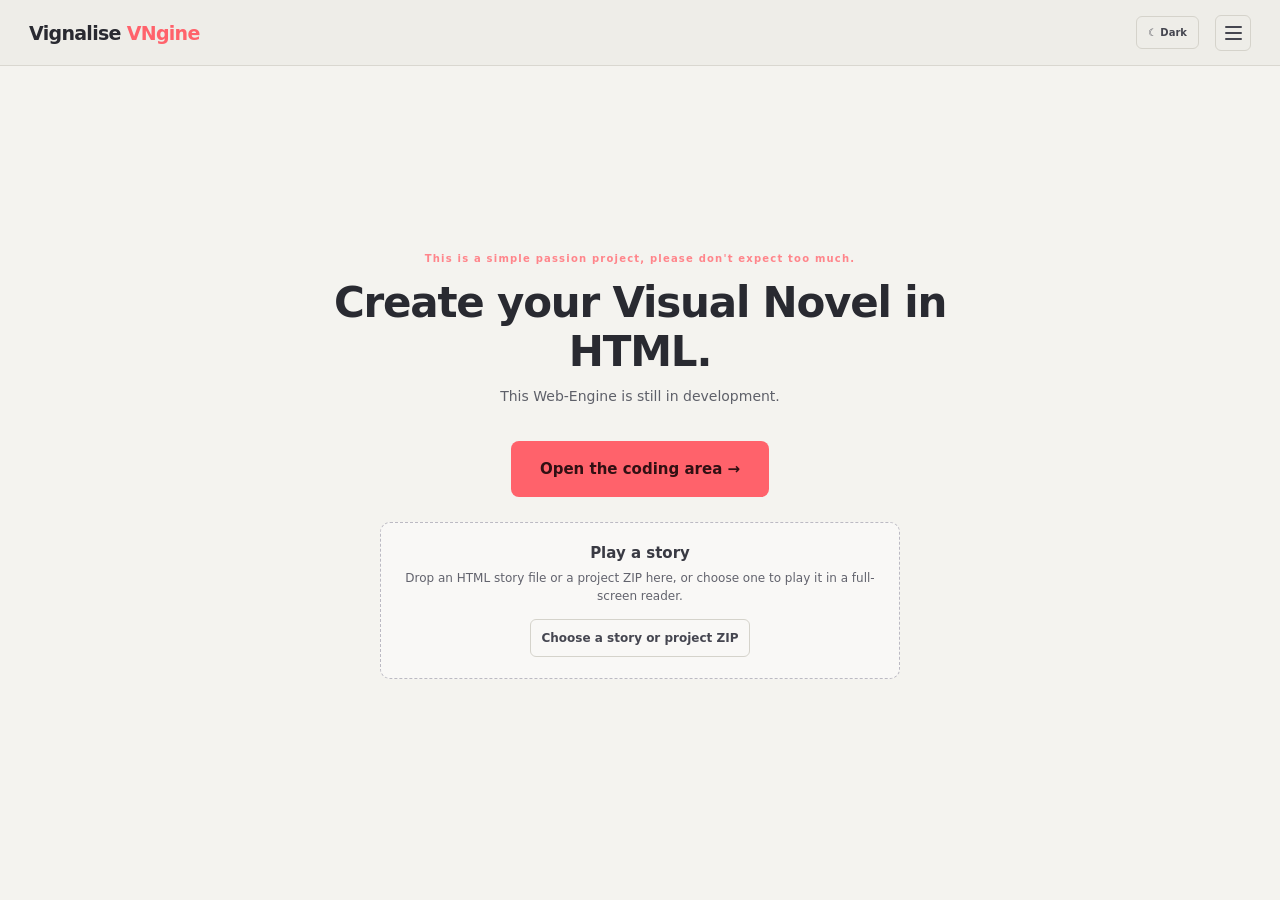
<file: index.html>
<!doctype html>
<html lang="en">
  <head>
    <meta charset="utf-8">
    <meta name="viewport" content="width=device-width, initial-scale=1">
    <meta name="theme-color" content="#11131b">
    <title>Vignalise VNgine — HTML visual novel engine</title>
    <link rel="stylesheet" href="style.css">
    <script src="theme.js" defer></script>
    <script src="home-menu.js" defer></script>
    <script src="play-story.js" defer></script>
  </head>
  <body class="guide-page home-page">
    <header class="topbar">
      <a class="brand" href="index.html" aria-label="Vignalise VNgine home"><span class="brand-name">Vignalise <span class="brand-engine">VNgine</span></span></a>
      <nav class="top-actions" aria-label="Main navigation">
        <button class="button button-quiet theme-toggle" id="theme-toggle" type="button" aria-label="Switch to light mode" aria-pressed="false">☀ Light</button>
        <button class="top-menu-toggle" id="home-menu-toggle" type="button" aria-label="Open menu" aria-expanded="false" aria-controls="home-menu-items">
          <span></span><span></span><span></span>
        </button>
        <div class="top-menu-items" id="home-menu-items">
          <a class="button button-quiet menu-guide-link" href="guide.html">HTML guide</a>
          <a class="button button-quiet menu-roadmap-link" href="roadmap.html">Roadmap</a>
        </div>
        <a class="button button-quiet home-mobile-guide" href="guide.html">HTML guide</a>
      </nav>
    </header>

    <main class="guide-main home-main">
      <section class="guide-hero home-hero">
        <span class="guide-eyebrow">This is a simple passion project, please don't expect too much.</span>
        <h1>Create your Visual Novel in HTML.</h1>
        <p>This Web-Engine is still in development.</p>
        <div class="guide-actions">
          <a class="button button-primary guide-link home-cta" href="editor.html">Open the coding area →</a>
        </div>
        <section class="story-drop-area" id="story-drop-area" aria-labelledby="story-drop-title">
          <h2 id="story-drop-title">Play a story</h2>
          <p>Drop an HTML story file or a project ZIP here, or choose one to play it in a full-screen reader.</p>
          <button class="button button-quiet" id="choose-story-button" type="button">Choose a story or project ZIP</button>
          <input id="story-file-input" class="sr-only" type="file" accept=".html,.htm,.zip,text/html,application/zip,application/x-zip-compressed">
          <p class="story-drop-status" id="story-drop-status" role="status" aria-live="polite"></p>
        </section>
      </section>
    </main>
  </body>
</html>
</file>
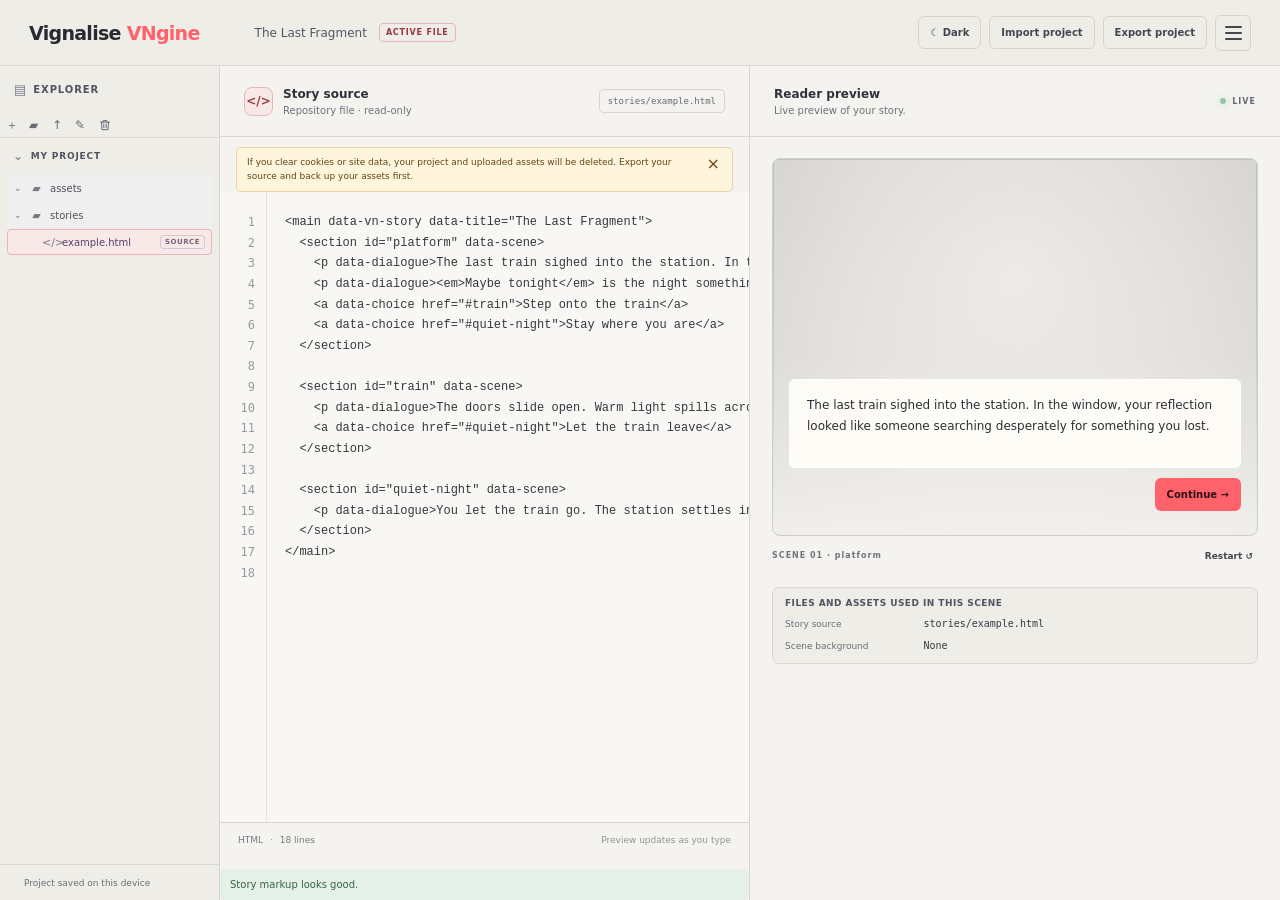
<file: editor.html>
<!doctype html>
<html lang="en">
  <head>
    <meta charset="utf-8">
    <meta name="viewport" content="width=device-width, initial-scale=1">
    <meta name="theme-color" content="#11131b">
    <title>Story editor — Vignalise VNgine</title>
    <link rel="stylesheet" href="style.css">
    <script src="theme.js" defer></script>
    <script src="library-revision.js" defer></script>
    <script src="library-data.js" defer></script>
    <script src="engine.js" defer></script>
  </head>
  <body>
    <header class="topbar">
      <a class="brand" href="index.html" aria-label="Vignalise VNgine home"><span class="brand-name">Vignalise <span class="brand-engine">VNgine</span></span></a>
      <div class="project-name"><span id="project-label">The Last Train</span><span class="active-file-indicator">ACTIVE FILE</span></div>
      <div class="top-actions">
        <button class="top-menu-toggle" id="top-menu-toggle" type="button" aria-label="Open menu" aria-expanded="false" aria-controls="top-menu-items">
          <span></span><span></span><span></span>
        </button>
        <div class="top-menu-items" id="top-menu-items">
          <button class="button button-quiet theme-toggle" id="theme-toggle" type="button" aria-label="Switch to light mode" aria-pressed="false">☀ Light</button>
          <button class="button button-quiet" id="open-button" type="button" title="Import a complete project archive">Import project</button>
          <button class="button button-quiet" id="export-source-button" type="button" title="Export the complete project archive">Export project</button>
          <a class="button button-quiet menu-guide-link" href="guide.html">HTML guide</a>
          <a class="button button-quiet menu-roadmap-link" href="roadmap.html">Roadmap</a>
        </div>
        <input id="open-file" class="sr-only" type="file" accept=".zip,application/zip,application/x-zip-compressed">
      </div>
    </header>

    <main class="workspace">
      <aside class="explorer-panel" aria-label="Project explorer">
        <header class="explorer-header">
          <div class="explorer-heading"><span class="explorer-heading-icon" aria-hidden="true">▤</span><h1>Explorer</h1></div>
          <button class="explorer-collapse-toggle" id="explorer-collapse-toggle" type="button" aria-expanded="true" aria-controls="explorer-content" aria-label="Collapse project explorer">−</button>
        </header>
        <div class="explorer-content" id="explorer-content">
          <div class="explorer-actions" aria-label="Project file actions">
            <button class="explorer-action" id="new-file-button" type="button" title="New HTML file" aria-label="New HTML file">＋</button>
            <button class="explorer-action" id="new-folder-button" type="button" title="New folder" aria-label="New folder">▰</button>
            <button class="explorer-action" id="upload-asset-button" type="button" title="Upload image asset" aria-label="Upload image asset">↑</button>
            <button class="explorer-action" id="rename-entry-button" type="button" title="Rename selected item" aria-label="Rename selected item">✎</button>
            <button class="explorer-action" id="delete-entry-button" type="button" title="Delete selected item" aria-label="Delete selected item">
              <svg class="delete-icon" viewBox="0 0 24 24" aria-hidden="true" focusable="false">
                <path d="M4.5 7h15m-13.5 0 .8 13h10.4L18 7M9 7V4.5h6V7m-5 3.5v6m4-6v6"/>
              </svg>
            </button>
          </div>
          <input id="asset-file-input" class="sr-only" type="file" accept="image/*" multiple>
          <div class="project-root"><span aria-hidden="true">⌄</span><span id="explorer-project-name">MY PROJECT</span></div>
          <div class="explorer-entry-form" id="explorer-entry-form" hidden>
            <label class="sr-only" for="entry-name">New file or folder name</label>
            <input id="entry-name" type="text" autocomplete="off" maxlength="100">
            <button id="entry-save-button" type="button">Add</button>
            <button id="entry-cancel-button" type="button" aria-label="Cancel">×</button>
          </div>
          <nav class="file-tree" id="file-tree" aria-label="Project files"></nav>
          <section class="asset-details" id="asset-details" aria-label="Selected asset" hidden>
            <span class="asset-details-title">IMAGE ASSET ID</span>
            <code id="selected-asset-id"></code>
            <button class="asset-copy-button" id="copy-asset-id" type="button">Copy ID</button>
            <span class="asset-usage">Use it in HTML: <code>data-background="asset:ID"</code></span>
            <img class="asset-preview" id="asset-preview" alt="" hidden>
            <span class="asset-preview-error" id="asset-preview-error" role="status" hidden>Preview unavailable.</span>
          </section>
          <footer class="explorer-footer"><span class="status-dot" aria-hidden="true"></span><span>Project saved on this device</span></footer>
        </div>
      </aside>

      <section class="editor-panel" aria-label="HTML story editor">
        <header class="panel-header">
          <div class="panel-title"><span class="panel-icon code-icon">&lt;/&gt;</span><div><h1>Story source</h1><p id="editor-mode-label">Changes are saved automatically in this browser.</p></div></div>
          <span class="file-label"><span id="active-file-label">No story selected</span></span>
        </header>
        <aside class="storage-warning" id="storage-warning" role="status">
          <span>If you clear cookies or site data, your project and uploaded assets will be deleted. Export your source and back up your assets first.</span>
          <button type="button" aria-label="Dismiss storage reminder">×</button>
        </aside>
        <div class="editor-wrap">
          <div class="line-numbers" id="line-numbers" aria-hidden="true">1</div>
          <label class="sr-only" for="source-editor">HTML story source</label>
          <textarea id="source-editor" spellcheck="false" autocapitalize="off" autocomplete="off" autocorrect="off" aria-describedby="editor-help"></textarea>
        </div>
        <div class="editor-footer">
          <span id="editor-help">HTML <span class="footer-divider">·</span> <span id="line-count">1</span> lines</span>
          <span class="shortcut-hint">Preview updates as you type</span>
        </div>
        <div class="diagnostics" id="diagnostics" role="status" aria-live="polite"></div>
      </section>

      <section class="reader-panel" aria-label="Live story preview">
        <header class="panel-header reader-header">
          <div class="panel-title"><div><h2>Reader preview</h2><p>Live preview of your story.</p></div></div>
          <div class="reader-header-actions">
            <span class="preview-badge"><span></span> LIVE</span>
            <button class="reader-collapse-toggle" id="reader-collapse-toggle" type="button" aria-expanded="true" aria-controls="reader-area" aria-label="Collapse reader preview">−</button>
          </div>
        </header>
        <div class="reader-area" id="reader-area">
          <div class="novel-stage" id="novel-stage">
            <img class="stage-background" id="stage-background" alt="">
            <div class="stage-wash"></div>
            <div class="novel-content" id="novel-content" aria-live="polite"></div>
          </div>
          <div class="reader-controls">
            <span class="scene-progress" id="scene-progress">SCENE 01</span>
            <button class="button button-quiet reader-restart" id="restart-button" type="button">Restart ↺</button>
          </div>
          <section class="active-resources" aria-labelledby="active-resources-title">
            <h3 id="active-resources-title">Files and assets used in this scene</h3>
            <ul id="active-resource-list" aria-live="polite"></ul>
          </section>
        </div>
      </section>
    </main>
  </body>
</html>
</file>
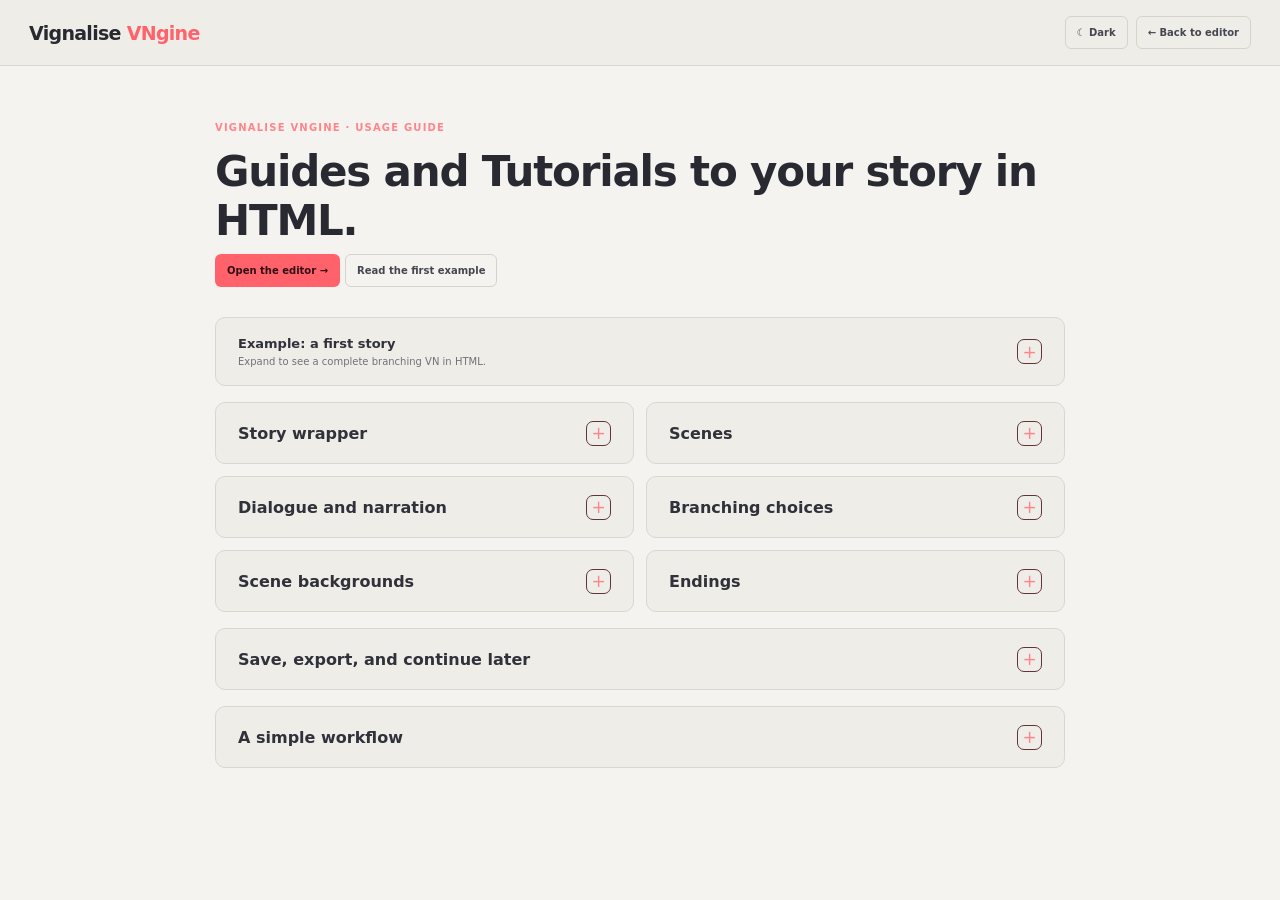
<file: guide.html>
<!doctype html>
<html lang="en">
  <head>
    <meta charset="utf-8">
    <meta name="viewport" content="width=device-width, initial-scale=1">
    <meta name="theme-color" content="#11131b">
    <title>HTML guide — Vignalise VNgine</title>
    <link rel="stylesheet" href="style.css">
    <script src="theme.js" defer></script>
    <script src="guide-folders.js" defer></script>
  </head>
  <body class="guide-page">
    <header class="topbar">
      <a class="brand" href="index.html" aria-label="Vignalise VNgine home"><span class="brand-name">Vignalise <span class="brand-engine">VNgine</span></span></a>
      <nav class="top-actions" aria-label="Guide navigation">
        <button class="button button-quiet theme-toggle" id="theme-toggle" type="button" aria-label="Switch to light mode" aria-pressed="false">☀ Light</button>
        <a class="button button-quiet" href="editor.html">← Back to editor</a>
      </nav>
    </header>

    <main class="guide-main">
      <header class="guide-hero">
        <span class="guide-eyebrow">VIGNALISE VNGINE · USAGE GUIDE</span>
        <h1>Guides and Tutorials to your story in HTML.</h1>
          <a class="button button-primary guide-link" href="editor.html">Open the editor →</a>
          <a class="button button-quiet guide-link" href="#quick-start">Read the first example</a>
        </div>
      </header>

      <details class="guide-card guide-example" id="quick-start">
        <summary class="guide-example-summary">
          <span>
            <strong>Example: a first story</strong>
            <small>Expand to see a complete branching VN in HTML.</small>
          </span>
          <span class="guide-example-icon" aria-hidden="true">+</span>
        </summary>
        <div class="guide-example-content">
          <p>Each scene is a regular HTML <code>&lt;section&gt;</code>, each dialogue line is a <code>&lt;p&gt;</code>, and choices are links.</p>
          <pre class="guide-code"><code>&lt;main data-vn-story data-title="A Small Beginning"&gt;
  &lt;section id="start" data-scene&gt;
    &lt;p data-character="Mira" data-dialogue&gt;
      The rain has finally stopped.
    &lt;/p&gt;
    &lt;p data-character="You" data-dialogue&gt;
      &lt;em&gt;For now.&lt;/em&gt;
    &lt;/p&gt;
    &lt;a data-choice href="#home"&gt;Walk home&lt;/a&gt;
    &lt;a data-choice href="#cafe"&gt;Find the open cafe&lt;/a&gt;
  &lt;/section&gt;

  &lt;section id="home" data-scene&gt;
    &lt;p data-character="Mira" data-dialogue&gt;
      The lights in your apartment are still on.
    &lt;/p&gt;
  &lt;/section&gt;

  &lt;section id="cafe" data-scene&gt;
    &lt;p data-character="Barista" data-dialogue&gt;
      We were just about to close. Come in.
    &lt;/p&gt;
  &lt;/section&gt;
&lt;/main&gt;</code></pre>
          <p>Use the exact scene <code>id</code> in a choice’s <code>href</code>, preceded by <code>#</code>. For example, <code>href="#cafe"</code> goes to the scene with <code>id="cafe"</code>.</p>
        </div>
      </details>

      <div class="guide-grid">
        <div class="guide-row">
        <button class="guide-folder-toggle" type="button" aria-expanded="false" aria-controls="story-wrapper-panel"><span class="guide-folder-title" id="story-wrapper">Story wrapper</span><span class="guide-example-icon" aria-hidden="true">+</span></button>
          <div class="guide-card-content guide-row-content" id="story-wrapper-panel" role="region" aria-labelledby="story-wrapper" hidden>
          <p>Put the story inside one element marked <code>data-vn-story</code>. A <code>data-title</code> gives your project its name.</p>
          <pre class="guide-code"><code>&lt;main data-vn-story data-title="My story"&gt;
  ...
&lt;/main&gt;</code></pre>
          <p>The story must contain at least one scene.</p>
          </div>

        <button class="guide-folder-toggle" type="button" aria-expanded="false" aria-controls="scenes-panel"><span class="guide-folder-title" id="scenes">Scenes</span><span class="guide-example-icon" aria-hidden="true">+</span></button>
          <div class="guide-card-content guide-row-content" id="scenes-panel" role="region" aria-labelledby="scenes" hidden>
          <p>Make each scene a direct child of the story wrapper. Give every scene a unique ID so choices can link to it.</p>
          <pre class="guide-code"><code>&lt;section id="station" data-scene&gt;
  ...
&lt;/section&gt;</code></pre>
          <p>Scene IDs should be simple and unique, such as <code>station</code>, <code>chapter-2</code>, or <code>endingA</code>.</p>
          </div>
        </div>

        <div class="guide-row">
        <button class="guide-folder-toggle" type="button" aria-expanded="false" aria-controls="dialogue-panel"><span class="guide-folder-title" id="dialogue">Dialogue and narration</span><span class="guide-example-icon" aria-hidden="true">+</span></button>
          <div class="guide-card-content guide-row-content" id="dialogue-panel" role="region" aria-labelledby="dialogue" hidden>
          <p>Each direct-child paragraph marked <code>data-dialogue</code> is one step. The reader clicks Continue to move to the next line.</p>
          <pre class="guide-code"><code>&lt;p data-character="Mira" data-dialogue&gt;
  I thought you had left.
&lt;/p&gt;
&lt;p data-dialogue&gt;
  The station clock ticks above you.
&lt;/p&gt;</code></pre>
<p><code>data-character</code> is optional; leave it off for narration. Basic inline formatting such as <code>&lt;em&gt;</code>, <code>&lt;strong&gt;</code>, <code>&lt;br&gt;</code>, and <code>&lt;span&gt;</code> is supported inside dialogue.</p>
</div>

        <button class="guide-folder-toggle" type="button" aria-expanded="false" aria-controls="choices-panel"><span class="guide-folder-title" id="choices">Branching choices</span><span class="guide-example-icon" aria-hidden="true">+</span></button>
<div class="guide-card-content guide-row-content" id="choices-panel" role="region" aria-labelledby="choices" hidden>
          <p>Put choice links directly inside their scene. Choices appear after that scene’s dialogue has been read.</p>
          <pre class="guide-code"><code>&lt;a data-choice href="#market"&gt;
  Follow the music
&lt;/a&gt;
&lt;a data-choice href="#bridge"&gt;
  Take the quiet road
&lt;/a&gt;</code></pre>
          <p>Every choice must point to a scene ID. Use <code>#scene-id</code> for a scene in the same file, or use a project-relative HTML path plus the scene ID to continue in another file. The path is relative to the HTML file containing the choice.</p>
          <p>For example, if <code>chapter-one.html</code> is in <code>stories/</code> and the ending file is <code>stories/endings/reunion.html</code>, link to the ending like this:</p>
          <pre class="guide-code"><code>&lt;!-- stories/chapter-one.html --&gt;
&lt;a data-choice href="endings/reunion.html#reunion"&gt;
  Choose the reunion ending
&lt;/a&gt;

&lt;!-- stories/endings/reunion.html --&gt;
&lt;section id="reunion" data-scene&gt;
  &lt;p data-dialogue&gt;You find each other again.&lt;/p&gt;
&lt;/section&gt;</code></pre>
          <p>Keep linked stories inside the project and make sure the target file and scene ID exist. The editor preview follows links to stories available in the Explorer. For standalone playback of cross-file branches, export the project and drop or choose the complete ZIP on the home page; selecting just one HTML file cannot load its linked files.</p>
          </div>
        </div>

        <div class="guide-row">
        <button class="guide-folder-toggle" type="button" aria-expanded="false" aria-controls="backgrounds-panel"><span class="guide-folder-title" id="backgrounds">Scene backgrounds</span><span class="guide-example-icon" aria-hidden="true">+</span></button>
          <div class="guide-card-content guide-row-content" id="backgrounds-panel" role="region" aria-labelledby="backgrounds" hidden>
          <p>Add <code>data-background</code> to a scene to show an image behind its dialogue. Use an image URL the browser can access.</p>
          <pre class="guide-code"><code>&lt;section id="garden" data-scene
  data-background="https://example.com/garden.jpg"&gt;
  ...
&lt;/section&gt;</code></pre>
<p>Use <code>https://</code> or <code>http://</code> for a web image, or use an uploaded project image ID as described above. Project image data is saved in the virtual project and stays on this device.</p>
</div>

        <button class="guide-folder-toggle" type="button" aria-expanded="false" aria-controls="finish-panel"><span class="guide-folder-title" id="finish">Endings</span><span class="guide-example-icon" aria-hidden="true">+</span></button>
<div class="guide-card-content guide-row-content" id="finish-panel" role="region" aria-labelledby="finish" hidden>
<p>A scene without choices ends its path after its dialogue. The reader can restart the story using the Restart button beneath the preview.</p>
</div>
        </div>
      </div>

      <details class="guide-card">
        <summary class="guide-card-summary"><h2 id="import-export">Save, export, and continue later</h2><span class="guide-example-icon" aria-hidden="true">+</span></summary>
        <div class="guide-card-content">
        <ul>
          <li>Your current source autosaves in this browser on this device.</li>
          <li><strong>Export project</strong> downloads a ZIP containing your project folders, HTML stories, uploaded images, and the repository stories/assets currently shown in Explorer. Choose the top-level project folder name when exporting.</li>
          <li><strong>Import project</strong> restores a project ZIP, including its folder name, active story, and image asset IDs. The ZIP is checked before import; you must confirm before it replaces the current browser project.</li>
          <li>Drop or choose a project ZIP on the home page to play it. The standalone player supports links between HTML stories inside that ZIP; choosing one HTML file only supports links within that file.</li>
          <li>Import replaces the project saved in this browser profile. Export a backup first if you want to keep that project.</li>
        </ul>
        <p class="guide-note">The project ZIP can be played in Vignalise VNgine and is also an editable backup. Keep it to move your project to another browser or device.</p>
        </div>
      </details>

      <details class="guide-card">
        <summary class="guide-card-summary"><h2 id="workflow">A simple workflow</h2><span class="guide-example-icon" aria-hidden="true">+</span></summary>
        <div class="guide-card-content">
        <ol>
          <li>Write or paste your HTML in the source editor.</li>
          <li>Check the live preview and follow the choices.</li>
          <li>Fix any messages shown below the editor.</li>
          <li>Export the project ZIP when you want a backup, want to share the project, or want to play branches across multiple HTML files.</li>
        </ol>
        <div class="guide-actions">
          <a class="button button-primary guide-link" href="editor.html">Back to the editor →</a>
        </div>
        </div>
      </details>
    </main>
  </body>
</html>
</file>
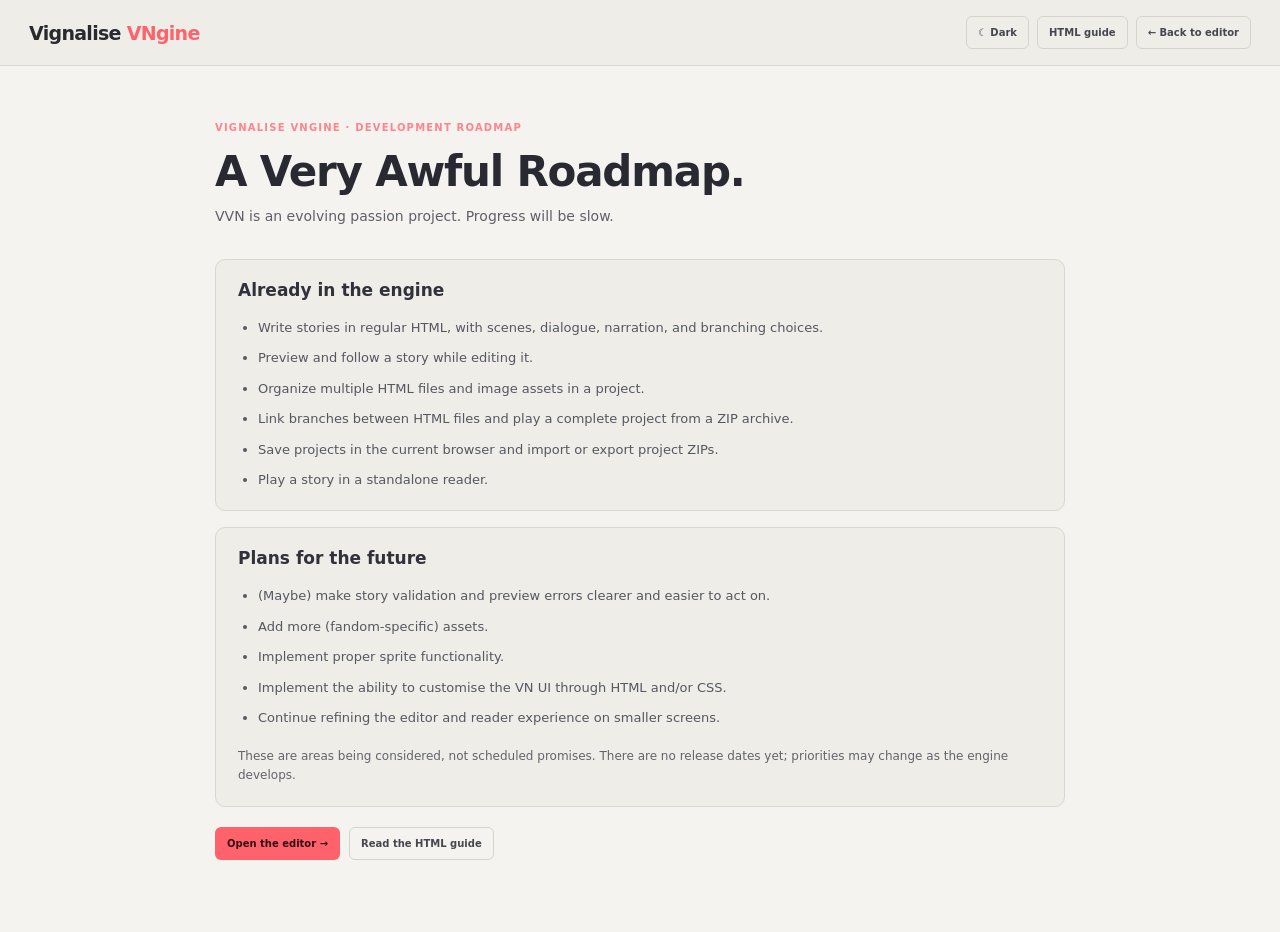
<file: roadmap.html>
<!doctype html>
<html lang="en">
  <head>
    <meta charset="utf-8">
    <meta name="viewport" content="width=device-width, initial-scale=1">
    <meta name="theme-color" content="#11131b">
    <title>Roadmap — Vignalise VNgine</title>
    <link rel="stylesheet" href="style.css">
    <script src="theme.js" defer></script>
  </head>
  <body class="guide-page roadmap-page">
    <header class="topbar">
      <a class="brand" href="index.html" aria-label="Vignalise VNgine home"><span class="brand-name">Vignalise <span class="brand-engine">VNgine</span></span></a>
      <nav class="top-actions" aria-label="Roadmap navigation">
        <button class="button button-quiet theme-toggle" id="theme-toggle" type="button" aria-label="Switch to light mode" aria-pressed="false">☀ Light</button>
        <a class="button button-quiet" href="guide.html">HTML guide</a>
        <a class="button button-quiet" href="editor.html">← Back to editor</a>
      </nav>
    </header>

    <main class="guide-main">
      <header class="guide-hero">
        <span class="guide-eyebrow">VIGNALISE VNGINE · DEVELOPMENT ROADMAP</span>
        <h1>A Very Awful Roadmap.</h1>
        <p>VVN is an evolving passion project. Progress will be slow.</p>
      </header>

      <section class="roadmap-section" aria-labelledby="available-title">
        <div class="roadmap-section-heading">
          <h2 id="available-title">Already in the engine</h2>
        </div>
        <ul class="roadmap-list">
          <li>Write stories in regular HTML, with scenes, dialogue, narration, and branching choices.</li>
          <li>Preview and follow a story while editing it.</li>
          <li>Organize multiple HTML files and image assets in a project.</li>
          <li>Link branches between HTML files and play a complete project from a ZIP archive.</li>
          <li>Save projects in the current browser and import or export project ZIPs.</li>
          <li>Play a story in a standalone reader.</li>
        </ul>
      </section>

      <section class="roadmap-section" aria-labelledby="exploring-title">
        <div class="roadmap-section-heading">
          <h2 id="exploring-title">Plans for the future</h2>
        </div>
        <ul class="roadmap-list">
          <li>(Maybe) make story validation and preview errors clearer and easier to act on.</li>
          <li>Add more (fandom-specific) assets.</li>
          <li>Implement proper sprite functionality.</li>
          <li>Implement the ability to customise the VN UI through HTML and/or CSS.</li>
          <li>Continue refining the editor and reader experience on smaller screens.</li>
        </ul>
        <p class="roadmap-note">These are areas being considered, not scheduled promises. There are no release dates yet; priorities may change as the engine develops.</p>
      </section>

      <div class="guide-actions">
        <a class="button button-primary guide-link" href="editor.html">Open the editor →</a>
        <a class="button button-quiet guide-link" href="guide.html">Read the HTML guide</a>
      </div>
    </main>
  </body>
</html>
</file>
<file: style.css>
:root {
  color-scheme: dark;
  font-family: Inter, ui-sans-serif, system-ui, -apple-system, BlinkMacSystemFont, "Segoe UI", sans-serif;
  background: #11131b;
  color: #eeedf4;
  font-synthesis: none;
  text-rendering: optimizeLegibility;
  --surface: #181a24;
  --line: #2b2e3b;
  --muted: #898b9b;
  --accent: #ff626b;
}

* { box-sizing: border-box; }
body { margin: 0; min-width: 320px; min-height: 100vh; }
button, textarea { font: inherit; }
button:focus-visible, textarea:focus-visible, a:focus-visible { outline: 2px solid var(--accent); outline-offset: 3px; }
.topbar { position: sticky; z-index: 3; top: 0; display: flex; height: 66px; align-items: center; justify-content: space-between; gap: 20px; border-bottom: 1px solid #292b37; padding: 0 29px; background: #14161f; }
.brand { display: flex; flex: 0 0 auto; align-items: center; gap: 8px; color: #f5f2fa; font-size: 19px; font-weight: 720; letter-spacing: -.7px; text-decoration: none; }
.brand-name { white-space: nowrap; }
.brand-engine { color: var(--accent); }
.project-name { display: flex; min-width: 0; align-items: center; gap: 9px; margin-right: auto; margin-left: 35px; color: #d6d4df; font-size: 12px; }
.project-dot { width: 7px; height: 7px; flex: 0 0 auto; border-radius: 50%; background: #d34b54; }
.project-kind { margin-left: 4px; border: 1px solid #353441; border-radius: 4px; padding: 4px 6px; color: #9291a0; font-size: 8px; font-weight: 700; letter-spacing: .8px; }
.active-file-indicator { margin-left: 3px; border: 1px solid #63333a; border-radius: 4px; padding: 4px 6px; color: #ff858b; font-size: 8px; font-weight: 700; letter-spacing: .8px; }
.top-actions { position: relative; display: flex; flex: 0 0 auto; align-items: center; gap: 8px; }
.top-menu-toggle { order: 2; display: flex; width: 36px; height: 36px; flex: 0 0 auto; flex-direction: column; align-items: center; justify-content: center; gap: 4px; border: 1px solid #333542; border-radius: 6px; background: transparent; color: #d7d5df; cursor: pointer; }
.top-menu-toggle span { display: block; width: 17px; height: 2px; border-radius: 2px; background: currentColor; }
.top-menu-toggle:hover { border-color: #555665; background: #1d1f29; }
.top-menu-items { position: relative; order: 1; display: flex; align-items: center; gap: 8px; }
.top-menu-items .menu-guide-link { position: absolute; z-index: 5; top: calc(100% + 17px); right: 0; display: none; min-height: 40px; border: 1px solid #333542; padding: 0 12px; background: #181a24; box-shadow: 0 8px 24px #0005; font-size: 13px; white-space: nowrap; }
.top-menu-items .menu-roadmap-link { position: absolute; z-index: 5; top: calc(100% + 65px); right: 0; display: none; min-height: 40px; border: 1px solid #333542; padding: 0 12px; background: #181a24; box-shadow: 0 8px 24px #0005; font-size: 13px; white-space: nowrap; }
.top-menu-items.open .menu-guide-link { display: inline-flex; }
.top-menu-items.open .menu-roadmap-link { display: inline-flex; }
.top-actions .home-mobile-guide { display: none; }
.button { display: inline-flex; min-height: 33px; align-items: center; justify-content: center; gap: 7px; border: 1px solid transparent; border-radius: 6px; padding: 0 11px; font-size: 10px; font-weight: 640; text-decoration: none; cursor: pointer; transition: background .15s, border-color .15s, transform .15s; }
.button:active { transform: translateY(1px); }
.button-quiet { border-color: #333542; background: transparent; color: #c4c3ce; }
.button-quiet:hover { border-color: #555665; background: #1d1f29; }
.button-primary { background: var(--accent); color: #311013; }
.button-primary:hover { background: #ff858b; }
.workspace { display: grid; min-height: calc(100vh - 66px); grid-template-columns: 220px minmax(0, 1fr) minmax(0, 1fr); }
.explorer-panel { position: sticky; top: 66px; display: flex; height: calc(100vh - 66px); min-height: 430px; flex-direction: column; overflow: auto; border-right: 1px solid #292b37; background: #151720; }
.explorer-header { display: flex; min-height: 47px; align-items: center; justify-content: space-between; gap: 8px; padding: 0 11px 0 14px; }
.explorer-collapse-toggle { display: none; }
.explorer-content { display: flex; min-height: 0; flex: 1; flex-direction: column; }
.explorer-heading { display: flex; align-items: center; gap: 7px; }
.explorer-heading-icon { color: #aaa5b7; font-size: 13px; }
.explorer-heading h1 { margin: 0; color: #b9b8c5; font-size: 10px; font-weight: 720; letter-spacing: .9px; text-transform: uppercase; }
.explorer-actions { display: flex; align-items: center; gap: 2px; }
.explorer-action { display: grid; width: 21px; height: 24px; flex: 0 0 auto; place-items: center; border: 0; border-radius: 4px; background: transparent; color: #a7a7b3; font-size: 12px; cursor: pointer; }
.delete-icon { width: 14px; height: 14px; fill: none; stroke: currentColor; stroke-linecap: round; stroke-linejoin: round; stroke-width: 1.7; }
.explorer-action:hover { background: #292b37; color: #e2d4ff; }
.project-root { display: flex; align-items: center; gap: 7px; border-top: 1px solid #252733; padding: 11px 13px 8px; color: #b7b6c2; font-size: 9px; font-weight: 720; letter-spacing: .8px; }
.project-root > span:first-child { color: #848594; font-size: 12px; }
.explorer-entry-form { display: flex; gap: 4px; padding: 5px 8px; }
.explorer-entry-form[hidden] { display: none; }
.explorer-entry-form input { width: 100%; min-width: 0; border: 1px solid #51436c; border-radius: 4px; padding: 6px; background: #11131b; color: #eeeaf6; font: 10px ui-monospace, SFMono-Regular, Consolas, monospace; }
.explorer-entry-form button { border: 1px solid #393b48; border-radius: 4px; padding: 0 7px; background: #20222d; color: #d3c3ef; font-size: 10px; cursor: pointer; }
.file-tree { display: grid; align-content: start; gap: 1px; overflow: auto; padding: 4px 7px; }
.tree-row { display: flex; min-height: 26px; align-items: center; gap: 7px; overflow: hidden; border: 1px solid transparent; border-radius: 4px; padding: 0 6px; color: #b3b3bf; cursor: pointer; text-align: left; }
.tree-row:hover { background: #20222c; color: #e9e6ef; }
.tree-row.selected { border-color: #60343a; background: #2e2025; color: #ffe5e7; }
.tree-row.folder-row { color: #c4c0d0; }
.tree-chevron { width: 9px; flex: 0 0 auto; color: #808291; font-size: 9px; }
.tree-icon { width: 13px; flex: 0 0 auto; color: #9b9cad; font-size: 11px; text-align: center; }
.tree-icon.html-icon { color: #e0a875; }
.tree-icon.image-icon { color: #9fc79f; }
.tree-name { min-width: 0; overflow: hidden; font-size: 10px; text-overflow: ellipsis; white-space: nowrap; }
.tree-asset-id { overflow: hidden; margin-left: auto; color: #777989; font: 8px ui-monospace, SFMono-Regular, Consolas, monospace; text-overflow: ellipsis; }
.shared-tree-row .tree-name { color: #d3c3ef; }
.shared-tree-badge { flex: 0 0 auto; margin-left: auto; border: 1px solid #494052; border-radius: 3px; padding: 2px 4px; color: #aaa0b7; font-size: 7px; font-weight: 720; letter-spacing: .5px; }
.tree-library-error { margin: 8px; color: #a4a2ae; font-size: 9px; line-height: 1.5; }
.explorer-footer { display: flex; min-height: 36px; align-items: center; gap: 7px; margin-top: auto; border-top: 1px solid #292b36; padding: 0 11px; color: #828493; font-size: 9px; }
.explorer-footer .status-dot { width: 6px; height: 6px; }
.asset-details { display: grid; gap: 7px; margin: 7px; border: 1px solid #30323e; border-radius: 6px; padding: 10px; background: #191b25; }
.asset-details[hidden] { display: none; }
.asset-details-title { color: #868796; font-size: 8px; font-weight: 720; letter-spacing: .8px; }
.asset-details > code { color: #bde0bd; font: 10px ui-monospace, SFMono-Regular, Consolas, monospace; overflow-wrap: anywhere; }
.asset-copy-button { justify-self: start; border: 1px solid #3b3d4b; border-radius: 4px; padding: 4px 7px; background: #20222d; color: #c8c3d3; font-size: 9px; cursor: pointer; }
.asset-usage { color: #878897; font-size: 9px; line-height: 1.5; }
.asset-usage code { color: #ff858b; font-family: ui-monospace, SFMono-Regular, Consolas, monospace; }
.asset-preview { display: block; width: 100%; max-height: 150px; border: 1px solid #30323e; border-radius: 4px; background-color: #11131b; object-fit: contain; }
.asset-preview[hidden],
.asset-preview-error[hidden] { display: none; }
.asset-preview-error { color: #d29a9d; font-size: 9px; }
.editor-panel { display: flex; min-width: 0; min-height: calc(100vh - 66px); flex-direction: column; border-right: 1px solid #292b37; }
.panel-header { display: flex; min-height: 71px; align-items: center; justify-content: space-between; gap: 15px; border-bottom: 1px solid #252733; padding: 0 24px; }
.panel-title { display: flex; min-width: 0; align-items: center; gap: 10px; }
.panel-title h1, .panel-title h2 { margin: 0 0 4px; color: #e7e5ed; font-size: 12px; font-weight: 650; }
.panel-title p { margin: 0; color: #838594; font-size: 10px; }
.storage-warning { display: flex; align-items: flex-start; justify-content: space-between; gap: 12px; margin: 10px 16px 0; border: 1px solid #654b2c; border-radius: 5px; padding: 8px 10px; background: #302719; color: #e5c992; font-size: 9px; line-height: 1.5; }
.storage-warning[hidden] { display: none; }
.storage-warning button { flex: 0 0 auto; border: 0; padding: 0 2px; background: transparent; color: inherit; font-size: 16px; line-height: 1; cursor: pointer; }
.storage-warning button:focus-visible { outline: 2px solid var(--accent); outline-offset: 2px; }
.panel-icon { display: grid; flex: 0 0 auto; width: 29px; height: 29px; place-items: center; border: 1px solid #63333a; border-radius: 8px; background: #302027; color: #ff858b; font-size: 12px; font-weight: 700; }
.file-label { display: flex; align-items: center; gap: 7px; border: 1px solid #30323e; border-radius: 5px; padding: 6px 8px; color: #999aa8; font-family: ui-monospace, SFMono-Regular, Consolas, monospace; font-size: 9px; }
.editor-wrap { position: relative; display: flex; flex: 1; min-height: 470px; background: #14161e; }
.line-numbers { width: 47px; flex: 0 0 47px; overflow: hidden; border-right: 1px solid #242631; padding: 20px 11px 20px 0; color: #555866; font: 12px/1.72 ui-monospace, SFMono-Regular, Consolas, monospace; text-align: right; white-space: pre; user-select: none; }
#source-editor { width: 100%; min-width: 0; min-height: 470px; flex: 1; resize: none; border: 0; padding: 20px 18px; background: transparent; color: #d5d4dd; caret-color: #d2b7ff; font: 12px/1.72 ui-monospace, SFMono-Regular, Consolas, "Liberation Mono", monospace; tab-size: 2; white-space: pre; overflow-wrap: normal; overflow: auto; }
#source-editor:focus { outline: none; }
.editor-footer { display: flex; min-height: 35px; align-items: center; justify-content: space-between; border-top: 1px solid #252733; padding: 0 18px; color: #777987; font-size: 9px; }
.footer-divider { padding: 0 4px; color: #4a4b57; }
.shortcut-hint { color: #686a78; }
.reader-panel { min-width: 0; background: #14161f; }
.reader-header { min-height: 71px; }
.reader-header-actions { display: flex; align-items: center; gap: 10px; }
.reader-collapse-toggle { display: none; }
.preview-badge { display: flex; align-items: center; gap: 6px; color: #9994aa; font-size: 8px; font-weight: 720; letter-spacing: 1px; }
.preview-badge span { width: 6px; height: 6px; border-radius: 50%; background: #91c9a7; box-shadow: 0 0 8px #91c9a766; }
.reader-area { padding: 21px 22px 0; }
.novel-stage { position: relative; display: flex; min-height: clamp(320px, 42vh, 500px); align-items: flex-end; justify-content: center; overflow: hidden; border: 1px solid #343543; border-radius: 8px; background: radial-gradient(ellipse at 50% 32%, #373049 0, #242333 38%, #171923 80%); }
.stage-background, .stage-wash { position: absolute; inset: 0; width: 100%; height: 100%; }
.stage-background { object-fit: cover; }
.stage-wash { background: linear-gradient(180deg, #12131b05 15%, #11131b48 48%, #11131bef 100%); }
.novel-content { position: relative; z-index: 1; width: min(660px, calc(100% - 32px)); margin-bottom: 24px; }
.novel-speaker { display: inline-block; margin: 0 0 -1px 12px; border: 1px solid #ed727a66; border-radius: 6px 6px 0 0; padding: 7px 12px; background: #302027ed; color: #ffdadd; font-size: 11px; font-weight: 650; }
.novel-dialogue { min-height: 89px; border: 1px solid #ffffff25; border-radius: 6px; padding: 15px 17px; background: #171923ed; color: #e9e7f0; font-size: 12px; line-height: 1.75; overflow-wrap: anywhere; }
.novel-dialogue p { margin: 0 0 8px; }
.novel-dialogue p:last-child { margin-bottom: 0; }
.novel-dialogue em { color: #ffc0c4; }
.novel-controls { display: flex; justify-content: flex-end; margin-top: 10px; }
.novel-choices { display: grid; gap: 7px; margin-top: 10px; }
.novel-choice { width: 100%; border: 1px solid #c7616966; border-radius: 6px; padding: 10px 12px; background: #291d22ed; color: #ffe4e6; font-size: 10px; cursor: pointer; text-align: left; transition: .15s; }
.novel-choice:hover { border-color: #ff858b; background: #42242a; transform: translateY(-1px); }
.scene-progress { color: #747686; font-size: 8px; font-weight: 700; letter-spacing: 1px; }
.reader-controls { display: flex; min-height: 39px; align-items: center; justify-content: space-between; }
.reader-restart { min-height: 26px; border: 0; padding: 0 5px; font-size: 9px; }
.active-resources { margin-top: 12px; border: 1px solid #2c2e3a; border-radius: 7px; padding: 10px 12px; background: #181a23; }
.active-resources h3 { margin: 0 0 8px; color: #b8b6c3; font-size: 9px; font-weight: 700; letter-spacing: .45px; text-transform: uppercase; }
.active-resources ul { display: grid; gap: 7px; margin: 0; padding: 0; list-style: none; }
.active-resource { display: grid; min-width: 0; grid-template-columns: minmax(100px, .4fr) minmax(0, 1fr); gap: 4px 10px; align-items: baseline; }
.active-resource-name { color: #8d8f9e; font-size: 9px; }
.active-resource-path { min-width: 0; color: #d3d1dc; font: 10px/1.5 ui-monospace, SFMono-Regular, Consolas, monospace; overflow-wrap: anywhere; }
.active-resource-description { grid-column: 2; color: #858796; font-size: 8px; }
.diagnostics { display: none; margin-top: 12px; border-radius: 5px; padding: 8px 10px; background: #38252d; color: #ffaaaa; font-size: 10px; line-height: 1.5; }
.diagnostics.visible { display: block; }
.diagnostics.success { display: block; background: #202e29; color: #a7d8b8; }
.empty-stage { align-self: center; width: 100%; padding: 20px; color: #dad7e5; text-align: center; }
.empty-stage h2 { margin: 0 0 6px; font-size: 18px; }
.empty-stage p { margin: 0; color: #9999a8; font-size: 11px; line-height: 1.6; }
.sr-only { position: absolute; width: 1px; height: 1px; overflow: hidden; clip: rect(0, 0, 0, 0); white-space: nowrap; clip-path: inset(50%); }

:root[data-theme="light"] {
  color-scheme: light;
  background: #f4f3ef;
  color: #292a31;
}
:root[data-theme="light"] .topbar { border-color: #d9d7d0; background: #eeede8; }
:root[data-theme="light"] .brand { color: #292a31; }
:root[data-theme="light"] .project-name { color: #555660; }
:root[data-theme="light"] .project-kind { border-color: #d5d3cb; color: #74747d; }
:root[data-theme="light"] .active-file-indicator { border-color: #e8b6b8; color: #9c343d; }
:root[data-theme="light"] .button-quiet { border-color: #d5d3cb; color: #454650; }
:root[data-theme="light"] .button-quiet:hover { border-color: #bbb9b0; background: #e6e5df; }
:root[data-theme="light"] .top-menu-toggle { border-color: #d5d3cb; background: #eeede8; color: #454650; }
:root[data-theme="light"] .top-menu-toggle:hover { border-color: #bbb9b0; background: #e6e5df; }
:root[data-theme="light"] .menu-guide-link { border-color: #d5d3cb; background: #f4f3ef; box-shadow: 0 8px 24px #292a311a; }
:root[data-theme="light"] .menu-roadmap-link { border-color: #d5d3cb; background: #f4f3ef; box-shadow: 0 8px 24px #292a311a; }
:root[data-theme="light"] .explorer-panel { border-color: #d9d7d0; background: #eeede8; }
:root[data-theme="light"] .explorer-heading-icon,
:root[data-theme="light"] .tree-chevron,
:root[data-theme="light"] .tree-icon { color: #777984; }
:root[data-theme="light"] .explorer-heading h1,
:root[data-theme="light"] .project-root,
:root[data-theme="light"] .tree-row.folder-row { color: #51535e; }
:root[data-theme="light"] .explorer-action { color: #686a74; }
:root[data-theme="light"] .explorer-action:hover { background: #deddd6; color: #33343c; }
:root[data-theme="light"] .explorer-collapse-toggle { border-color: #d5d3cb; background: transparent; color: #555761; }
:root[data-theme="light"] .explorer-collapse-toggle:hover { background: #e4e3dd; }
:root[data-theme="light"] .project-root,
:root[data-theme="light"] .explorer-footer { border-color: #d9d7d0; }
:root[data-theme="light"] .tree-row { color: #50515b; }
:root[data-theme="light"] .tree-row:hover { background: #e4e3dd; color: #292a31; }
:root[data-theme="light"] .tree-row.selected { border-color: #e8b6b8; background: #f9e8e8; color: #762d33; }
:root[data-theme="light"] .tree-asset-id { color: #777984; }
:root[data-theme="light"] .shared-tree-row .tree-name { color: #55416c; }
:root[data-theme="light"] .shared-tree-badge { border-color: #d0c8d7; color: #71647b; }
:root[data-theme="light"] .tree-library-error { color: #6b6d77; }
:root[data-theme="light"] .explorer-footer,
:root[data-theme="light"] .asset-details-title,
:root[data-theme="light"] .asset-usage { color: #6b6d77; }
:root[data-theme="light"] .explorer-entry-form input { border-color: #c9c7bf; background: #faf9f5; color: #292a31; }
:root[data-theme="light"] .explorer-entry-form button,
:root[data-theme="light"] .asset-copy-button { border-color: #d0cec6; background: #e8e7e1; color: #484a54; }
:root[data-theme="light"] .asset-details { border-color: #d9d7d0; background: #f0efea; }
:root[data-theme="light"] .asset-details > code { color: #37623d; }
:root[data-theme="light"] .asset-preview { border-color: #d0cec6; background-color: #e8e7e1; }
:root[data-theme="light"] .asset-preview-error { color: #9c343d; }
:root[data-theme="light"] .editor-panel { border-color: #d9d7d0; }
:root[data-theme="light"] .panel-header { border-color: #d9d7d0; }
:root[data-theme="light"] .panel-icon,
:root[data-theme="light"] .reader-icon { border-color: #e8b6b8; background: #f9e8e8; color: #a23841; }
:root[data-theme="light"] .panel-title h1,
:root[data-theme="light"] .panel-title h2 { color: #30313a; }
:root[data-theme="light"] .panel-title p { color: #70717a; }
:root[data-theme="light"] .storage-warning { border-color: #ead4a6; background: #fff4dc; color: #624814; }
:root[data-theme="light"] .file-label { border-color: #d7d5ce; color: #686a74; }
:root[data-theme="light"] .editor-wrap { background: #f8f7f3; }
:root[data-theme="light"] .line-numbers { border-color: #e5e3dc; color: #9999a0; }
:root[data-theme="light"] #source-editor { color: #363740; caret-color: var(--accent); }
:root[data-theme="light"] .editor-footer { border-color: #d9d7d0; color: #777983; }
:root[data-theme="light"] .footer-divider,
:root[data-theme="light"] .shortcut-hint { color: #92939a; }
:root[data-theme="light"] .reader-panel { background: #f4f3ef; }
:root[data-theme="light"] .novel-stage { border-color: #d0cec8; background: radial-gradient(ellipse at 50% 32%, #ece9e6 0, #e1dfdc 48%, #cfceca 100%); }
:root[data-theme="light"] .stage-wash { background: linear-gradient(180deg, #f4f3ef05 15%, #f4f3ef33 52%, #f4f3efe0 100%); }
:root[data-theme="light"] .novel-speaker { border-color: #ed727a66; background: #fff0efed; color: #702d34; }
:root[data-theme="light"] .novel-dialogue { border-color: #ffffff99; background: #fffdf8ed; color: #2d2e36; }
:root[data-theme="light"] .novel-dialogue em { color: #a63f47; }
:root[data-theme="light"] .novel-choice { border-color: #c7616966; background: #fff5f3ed; color: #522d31; }
:root[data-theme="light"] .novel-choice:hover { border-color: #d34b54; background: #f9e4e1; }
:root[data-theme="light"] .preview-badge { color: #666873; }
:root[data-theme="light"] .reader-collapse-toggle { border-color: #d5d3cb; background: transparent; color: #555761; }
:root[data-theme="light"] .reader-collapse-toggle:hover { background: #e4e3dd; }
:root[data-theme="light"] .scene-progress { color: #72747e; }
:root[data-theme="light"] .active-resources { border-color: #d9d7d0; background: #eeede8; }
:root[data-theme="light"] .active-resources h3 { color: #51535e; }
:root[data-theme="light"] .active-resource-name,
:root[data-theme="light"] .active-resource-description { color: #6b6d77; }
:root[data-theme="light"] .active-resource-path { color: #393a43; }
:root[data-theme="light"] .diagnostics { background: #fae7e7; color: #8d343b; }
:root[data-theme="light"] .diagnostics.success { background: #e5f1e8; color: #356346; }
:root[data-theme="light"] .empty-stage { color: #33343c; }
:root[data-theme="light"] .empty-stage p { color: #656771; }
:root[data-theme="light"] .guide-page { --guide-page-background: #f4f3ef; }
:root[data-theme="light"] .home-page { color: #292a31; }
:root[data-theme="light"] .guide-hero p { color: #5e6069; }
:root[data-theme="light"] .roadmap-section { border-color: #d9d7d0; background: #eeede8; }
:root[data-theme="light"] .roadmap-section h2 { color: #30313a; }
:root[data-theme="light"] .roadmap-list li { color: #555761; }
:root[data-theme="light"] .roadmap-note { color: #62636d; }
:root[data-theme="light"] .guide-example,
:root[data-theme="light"] .guide-card:not(.guide-example) > .guide-card-summary,
:root[data-theme="light"] .guide-card[open]:not(.guide-example) > .guide-card-content { border-color: #d9d7d0; background: #eeede8; }
:root[data-theme="light"] .guide-folder-toggle,
:root[data-theme="light"] .guide-row-content { border-color: #d9d7d0; background: #eeede8; }
:root[data-theme="light"] .guide-folder-toggle { color: #30313a; }
:root[data-theme="light"] .guide-folder-toggle.is-open { border-bottom-color: transparent; }
:root[data-theme="light"] .guide-row.is-open-left .guide-row-content,
:root[data-theme="light"] .guide-row.is-open-right .guide-row-content { border-top-color: transparent; }
:root[data-theme="light"] .guide-card:not(.guide-example) > .guide-card-summary { color: #30313a; }
:root[data-theme="light"] .guide-example-summary { color: #30313a; }
:root[data-theme="light"] .guide-example-summary small { color: #70717a; }
:root[data-theme="light"] .guide-example-content { border-color: #d9d7d0; }
:root[data-theme="light"] .guide-card h3 { color: #555660; }
:root[data-theme="light"] .guide-card p,
:root[data-theme="light"] .guide-card li { color: #555761; }
:root[data-theme="light"] .guide-code { border-color: #d9d7d0; background: #f8f7f3; color: #393a43; }
:root[data-theme="light"] .guide-note { color: #54515a !important; }

@media (max-width: 900px) {
  .topbar { padding: 0 17px; }
  .project-name { margin-left: 14px; }
  .workspace { grid-template-columns: 190px minmax(0, 1fr); }
  .explorer-panel { grid-row: 1 / span 2; }
  .editor-panel, .reader-panel { grid-column: 2; }
  .panel-header { padding: 0 15px; }
  .reader-area { padding: 16px 14px 0; }
}
@media (max-width: 680px) {
  .topbar { min-height: 58px; height: auto; flex-wrap: nowrap; gap: 8px; padding: 10px 12px; }
  .brand { font-size: 17px; }
  .project-name { min-width: 0; overflow: hidden; margin-left: auto; font-size: 12px; white-space: nowrap; }
  #project-label { overflow: hidden; text-overflow: ellipsis; }
  .active-file-indicator { display: none; }
  .top-actions { position: relative; max-width: none; flex-wrap: nowrap; justify-content: flex-end; gap: 6px; margin-left: 0; }
  .top-menu-toggle { width: 44px; height: 44px; gap: 5px; }
  .top-menu-toggle span { width: 19px; }
  .home-page .top-menu-toggle { display: none; }
  .home-page #home-menu-items { display: none; }
  .home-page .top-actions .home-mobile-guide { display: inline-flex; }
  .top-menu-items { position: absolute; z-index: 5; top: calc(100% + 7px); right: 0; display: none; width: min(230px, calc(100vw - 24px)); flex-direction: column; align-items: stretch; gap: 6px; border: 1px solid #333542; border-radius: 8px; padding: 8px; background: #181a24; box-shadow: 0 8px 24px #0005; }
  :root[data-theme="light"] .top-menu-items { border-color: #d5d3cb; background: #f4f3ef; box-shadow: 0 8px 24px #292a311a; }
  .top-menu-items.open { display: flex; }
  .top-menu-items .button { min-height: 44px; justify-content: flex-start; padding: 0 12px; font-size: 14px; }
  .top-menu-items .menu-guide-link,
  .top-menu-items .menu-roadmap-link { position: static; top: auto; right: auto; display: none; min-height: 44px; border: 1px solid #333542; padding: 0 12px; background: transparent; box-shadow: none; font-size: 14px; }
  .top-menu-items.open .menu-guide-link,
  .top-menu-items.open .menu-roadmap-link { display: inline-flex; }
  .button { min-height: 40px; padding: 0 11px; font-size: 12px; }
  .workspace { grid-template-columns: minmax(0, 1fr); }
  .explorer-panel { position: static; grid-row: auto; grid-column: 1; height: auto; min-height: 0; max-height: 290px; border-right: 0; border-bottom: 1px solid #292b37; }
  .reader-panel { grid-row: 1; }
  .explorer-panel { grid-row: 2; }
  .editor-panel { grid-row: 3; }
  .reader-collapse-toggle { display: grid; width: 40px; height: 40px; flex: 0 0 auto; place-items: center; border: 1px solid #333542; border-radius: 5px; background: transparent; color: #c4c3ce; font-size: 20px; cursor: pointer; }
  .reader-collapse-toggle:hover { background: #20222c; }
  .reader-panel.collapsed { min-height: 0; }
  .reader-panel.collapsed .reader-area { display: none; }
  .explorer-collapse-toggle { display: grid; width: 40px; height: 40px; flex: 0 0 auto; place-items: center; border: 1px solid #333542; border-radius: 5px; background: transparent; color: #c4c3ce; font-size: 20px; cursor: pointer; }
  .explorer-collapse-toggle:hover { background: #20222c; }
  .explorer-panel.collapsed { max-height: none; }
  .explorer-panel.collapsed .explorer-content { display: none; }
  .explorer-header { min-height: 54px; }
  .explorer-heading { gap: 9px; }
  .explorer-heading-icon { font-size: 17px; }
  .explorer-heading h1 { font-size: 13px; }
  .explorer-actions { gap: 5px; }
  .explorer-action { width: 36px; height: 36px; font-size: 16px; }
  .project-root { font-size: 11px; }
  .explorer-entry-form input { padding: 9px; font-size: 13px; }
  .explorer-entry-form button { min-height: 36px; padding: 0 10px; font-size: 12px; }
  .file-tree { min-height: 80px; max-height: 155px; }
  .tree-row { min-height: 36px; gap: 9px; }
  .tree-name { font-size: 13px; }
  .tree-icon { font-size: 14px; }
  .tree-chevron { font-size: 12px; }
  .tree-asset-id { font-size: 10px; }
  .explorer-footer { min-height: 38px; font-size: 11px; }
  .asset-details-title { font-size: 10px; }
  .asset-details > code,
  .asset-usage,
  .asset-copy-button { font-size: 11px; }
  .editor-panel { min-height: 67vh; border-right: 0; border-bottom: 1px solid #292b37; }
  .editor-panel, .reader-panel { grid-column: 1; }
  .panel-header { min-height: 78px; }
  .panel-title { gap: 12px; }
  .panel-title h1, .panel-title h2 { font-size: 15px; }
  .panel-title p { font-size: 12px; line-height: 1.5; }
  .storage-warning { margin: 12px 12px 0; padding: 10px 12px; font-size: 12px; }
  .storage-warning button { min-width: 32px; min-height: 32px; font-size: 20px; }
  .file-label { padding: 8px 10px; font-size: 11px; }
  .editor-wrap, #source-editor { min-height: 430px; }
  #source-editor { padding: 18px 14px; font-size: 13px; }
  .line-numbers { width: 42px; flex-basis: 42px; padding-right: 8px; font-size: 13px; }
  .editor-footer { min-height: 42px; padding: 0 12px; font-size: 11px; }
  .diagnostics { font-size: 12px; }
  .reader-panel { min-height: 0; }
  .novel-stage { min-height: 360px; }
  .reader-area { padding: 14px 12px 0; }
  .preview-badge { font-size: 10px; }
  .novel-speaker { font-size: 13px; }
  .novel-dialogue { font-size: 14px; }
  .novel-choice { padding: 13px 14px; font-size: 12px; }
  .scene-progress { font-size: 10px; }
  .reader-restart { min-height: 36px; font-size: 11px; }
  .active-resources { padding: 12px; }
  .active-resources h3 { font-size: 11px; }
  .active-resource-name,
  .active-resource-description { font-size: 10px; }
  .active-resource-path { font-size: 11px; }
  .guide-eyebrow { font-size: 11px; }
  .guide-hero p { font-size: 16px; }
  .guide-example-summary strong { font-size: 15px; }
  .guide-example-summary small { font-size: 12px; }
  .guide-card h2 { font-size: 18px; }
  .guide-card h3 { font-size: 14px; }
  .guide-card p, .guide-card li { font-size: 14px; }
  .guide-card code,
  .guide-code { font-size: 12px; }
}
@media (max-width: 420px) {
  .topbar { justify-content: space-between; }
  .project-name { display: none; }
  .top-actions { margin-left: auto; }
  .top-actions .button { padding: 0 10px; font-size: 12px; }
  .file-label { font-size: 10px; }
  .panel-header { padding: 0 11px; }
  .panel-title p { font-size: 11px; }
}

.guide-page { --guide-page-background: #11131b; background: var(--guide-page-background); }
.guide-main { width: min(850px, calc(100% - 40px)); margin: 0 auto; padding: 50px 0 72px; }
.guide-hero { margin-bottom: 30px; }
.guide-eyebrow { color: #ff858b; font-size: 10px; font-weight: 720; letter-spacing: 1.2px; }
.guide-hero h1 { margin: 12px 0 9px; font-size: clamp(29px, 5vw, 42px); font-weight: 660; letter-spacing: -1.2px; }
.guide-hero p { max-width: 650px; margin: 0; color: #999aa8; font-size: 14px; line-height: 1.7; }
.roadmap-section { margin-top: 16px; border: 1px solid #2c2e3a; border-radius: 10px; padding: 20px 22px; background: #181a23; }
.roadmap-section-heading { display: flex; flex-wrap: wrap; align-items: center; gap: 10px; }
.roadmap-section h2 { margin: 0; color: #eeedf4; font-size: 17px; font-weight: 650; }
.roadmap-list { display: grid; gap: 9px; margin: 17px 0 0; padding-left: 20px; }
.roadmap-list li { color: #a3a3b0; font-size: 13px; line-height: 1.65; }
.roadmap-note { margin: 18px 0 0; color: #999aa8; font-size: 12px; line-height: 1.65; }
.guide-card { margin-top: 16px; }
.guide-example { overflow: hidden; border: 1px solid #2c2e3a; border-radius: 10px; background: #181a23; }
.guide-card:not(.guide-example) > .guide-card-summary { display: flex; min-height: 62px; align-items: center; justify-content: space-between; gap: 16px; padding: 14px 22px; color: #eeedf4; cursor: pointer; list-style: none; }
.guide-card:not(.guide-example) > .guide-card-summary { border: 1px solid #2c2e3a; border-radius: 10px; background: #181a23; }
.guide-card:not(.guide-example) > .guide-card-summary::-webkit-details-marker { display: none; }
.guide-card:not(.guide-example) > .guide-card-summary::marker { content: ""; }
.guide-card:not(.guide-example) > .guide-card-summary h2 { margin: 0; }
.guide-card-summary:focus-visible { outline: 2px solid var(--accent); outline-offset: -3px; }
.guide-card[open] > .guide-card-summary .guide-example-icon { transform: rotate(45deg); }
.guide-card-content { padding: 0 22px 22px; }
.guide-card[open]:not(.guide-example) > .guide-card-summary { border-radius: 10px 10px 0 0; }
.guide-card[open]:not(.guide-example) > .guide-card-content { border: 1px solid #2c2e3a; border-top: 0; border-radius: 0 8px 8px; background: #181a23; }
.guide-example-summary { display: flex; min-height: 67px; align-items: center; justify-content: space-between; gap: 16px; padding: 15px 22px; color: #eeedf4; cursor: pointer; list-style: none; }
.guide-example-summary::-webkit-details-marker { display: none; }
.guide-example-summary::marker { content: ""; }
.guide-example-summary strong, .guide-example-summary small { display: block; }
.guide-example-summary strong { font-size: 13px; font-weight: 650; }
.guide-example-summary small { margin-top: 5px; color: #9293a1; font-size: 10px; }
.guide-example-icon { display: grid; width: 25px; height: 25px; flex: 0 0 auto; place-items: center; border: 1px solid #63333a; border-radius: 7px; color: #ff858b; font-size: 17px; transition: transform .15s; }
.guide-example[open] .guide-example-icon { transform: rotate(45deg); }
.guide-example-summary:focus-visible { outline: 2px solid var(--accent); outline-offset: -3px; border-radius: 10px; }
.guide-example-content { border-top: 1px solid #2c2e3a; padding: 10px 22px 18px; }
.guide-example-content .guide-code { max-height: 380px; }
.guide-card h2 { margin: 0 0 9px; font-size: 16px; font-weight: 650; }
.guide-card h3 { margin: 19px 0 7px; color: #e2d3ff; font-size: 12px; }
.guide-card p, .guide-card li { color: #a3a3b0; font-size: 12px; line-height: 1.75; }
.guide-card p { margin: 7px 0; }
.guide-card ul, .guide-card ol { display: grid; gap: 5px; margin: 10px 0 0; padding-left: 20px; }
.guide-card code { color: #ff999e; font: 11px/1.7 ui-monospace, SFMono-Regular, Consolas, monospace; overflow-wrap: anywhere; }
.guide-code { overflow-x: auto; margin: 13px 0 0; border: 1px solid #2b2d39; border-radius: 7px; padding: 16px; background: #12141c; color: #d2d0db; font: 11px/1.8 ui-monospace, SFMono-Regular, Consolas, monospace; white-space: pre; }
.guide-code code { color: inherit; }
.guide-grid { display: grid; grid-template-columns: minmax(0, 1fr); gap: 12px; margin-top: 16px; }
.guide-row { display: grid; grid-template-columns: repeat(2, minmax(0, 1fr)); column-gap: 12px; row-gap: 0; }
.guide-folder-toggle { display: flex; min-width: 0; min-height: 62px; align-items: center; justify-content: space-between; gap: 16px; border: 1px solid #2c2e3a; border-radius: 10px; padding: 14px 22px; background: #181a23; color: #eeedf4; cursor: pointer; text-align: left; }
.guide-folder-toggle:nth-of-type(1) { grid-column: 1; grid-row: 1; }
.guide-folder-toggle:nth-of-type(2) { grid-column: 2; grid-row: 1; }
.guide-folder-toggle:hover { border-color: #494b59; }
.guide-folder-toggle.is-open { border-radius: 0; border-bottom-color: transparent; }
.guide-folder-toggle.is-open .guide-example-icon { transform: rotate(45deg); }
.guide-folder-title { font-size: 16px; font-weight: 650; }
.guide-row-content { position: relative; grid-column: 1 / -1; overflow: hidden; border: 1px solid #2c2e3a; border-top-color: transparent; border-radius: 0; background: #181a23; }
.guide-row-content[hidden] { display: none; }
@media (min-width: 681px) {
  .guide-row.is-open-left .guide-row-content::before,
  .guide-row.is-open-right .guide-row-content::before { position: absolute; top: 0; z-index: 1; width: calc(50% - 5px); height: 9px; background: var(--guide-page-background); content: ""; }
  .guide-row.is-open-left .guide-row-content::before { right: -1px; }
  .guide-row.is-open-right .guide-row-content::before { left: -1px; }
}
.guide-actions { display: flex; flex-wrap: wrap; gap: 9px; margin-top: 20px; }
.guide-link { text-decoration: none; }
.guide-note { border-left: 2px solid #d34b54; padding-left: 12px !important; color: #c5bfd2 !important; }
.home-main { display: grid; min-height: calc(100vh - 66px); align-content: center; padding-top: 40px; padding-bottom: 80px; }
.home-hero { width: min(100%, 760px); margin: 0 auto; text-align: center; }
.home-hero p { margin-right: auto; margin-left: auto; }
.home-hero .guide-actions { justify-content: center; margin-top: 32px; }
.story-drop-area { width: min(100%, 520px); margin: 25px auto 0; border: 1px dashed #555665; border-radius: 10px; padding: 21px 20px; background: #181a2480; transition: border-color .15s, background .15s; }
.story-drop-area.drag-active { border-color: var(--accent); background: #2a1c24; }
.story-drop-area h2 { margin: 0; color: #e9e6ef; font-size: 15px; font-weight: 650; }
.story-drop-area p { margin: 7px auto 13px; color: #a6a6b3; font-size: 12px; line-height: 1.55; }
.story-drop-area .button { min-height: 38px; font-size: 12px; }
.story-drop-status:empty { display: none; }
.story-drop-status:not(:empty) { margin: 12px 0 0; color: #ffafb3; }
:root[data-theme="light"] .story-drop-area { border-color: #bcbac3; background: #ffffff70; }
:root[data-theme="light"] .story-drop-area.drag-active { border-color: var(--accent); background: #fff0f0; }
:root[data-theme="light"] .story-drop-area h2 { color: #393a43; }
:root[data-theme="light"] .story-drop-area p { color: #62636d; }
:root[data-theme="light"] .story-drop-status:not(:empty) { color: #a3343c; }
.home-cta { min-height: 56px; padding: 0 28px; border-radius: 8px; font-size: 15px; }
@media (max-width: 680px) {
  .guide-main { width: min(100% - 24px, 850px); padding: 32px 0 48px; }
  .roadmap-page .top-actions a[href="guide.html"] { display: none; }
  .roadmap-section { padding: 17px; }
  .guide-card-content { padding: 0 17px 17px; }
  .guide-card:not(.guide-example) > .guide-card-summary { padding: 13px 17px; }
  .guide-example { padding: 0; }
  .guide-example-summary { padding: 13px 17px; }
  .guide-example-content { padding: 8px 17px 15px; }
  .guide-row { grid-template-columns: minmax(0, 1fr); row-gap: 0; }
  .guide-folder-toggle:nth-of-type(1),
  .guide-folder-toggle:nth-of-type(2) { grid-column: 1; grid-row: auto; }
  .guide-folder-toggle { padding: 13px 17px; }
  .guide-folder-toggle:not(.is-open) { margin-bottom: 8px; }
  .guide-row-content { margin-bottom: 8px; }
  .home-main { min-height: calc(100vh - 58px); padding-top: 28px; padding-bottom: 48px; }
  .story-drop-area { margin-top: 22px; padding: 18px 14px; }
  .home-cta { min-height: 50px; padding: 0 20px; font-size: 13px; }
}
</file>
